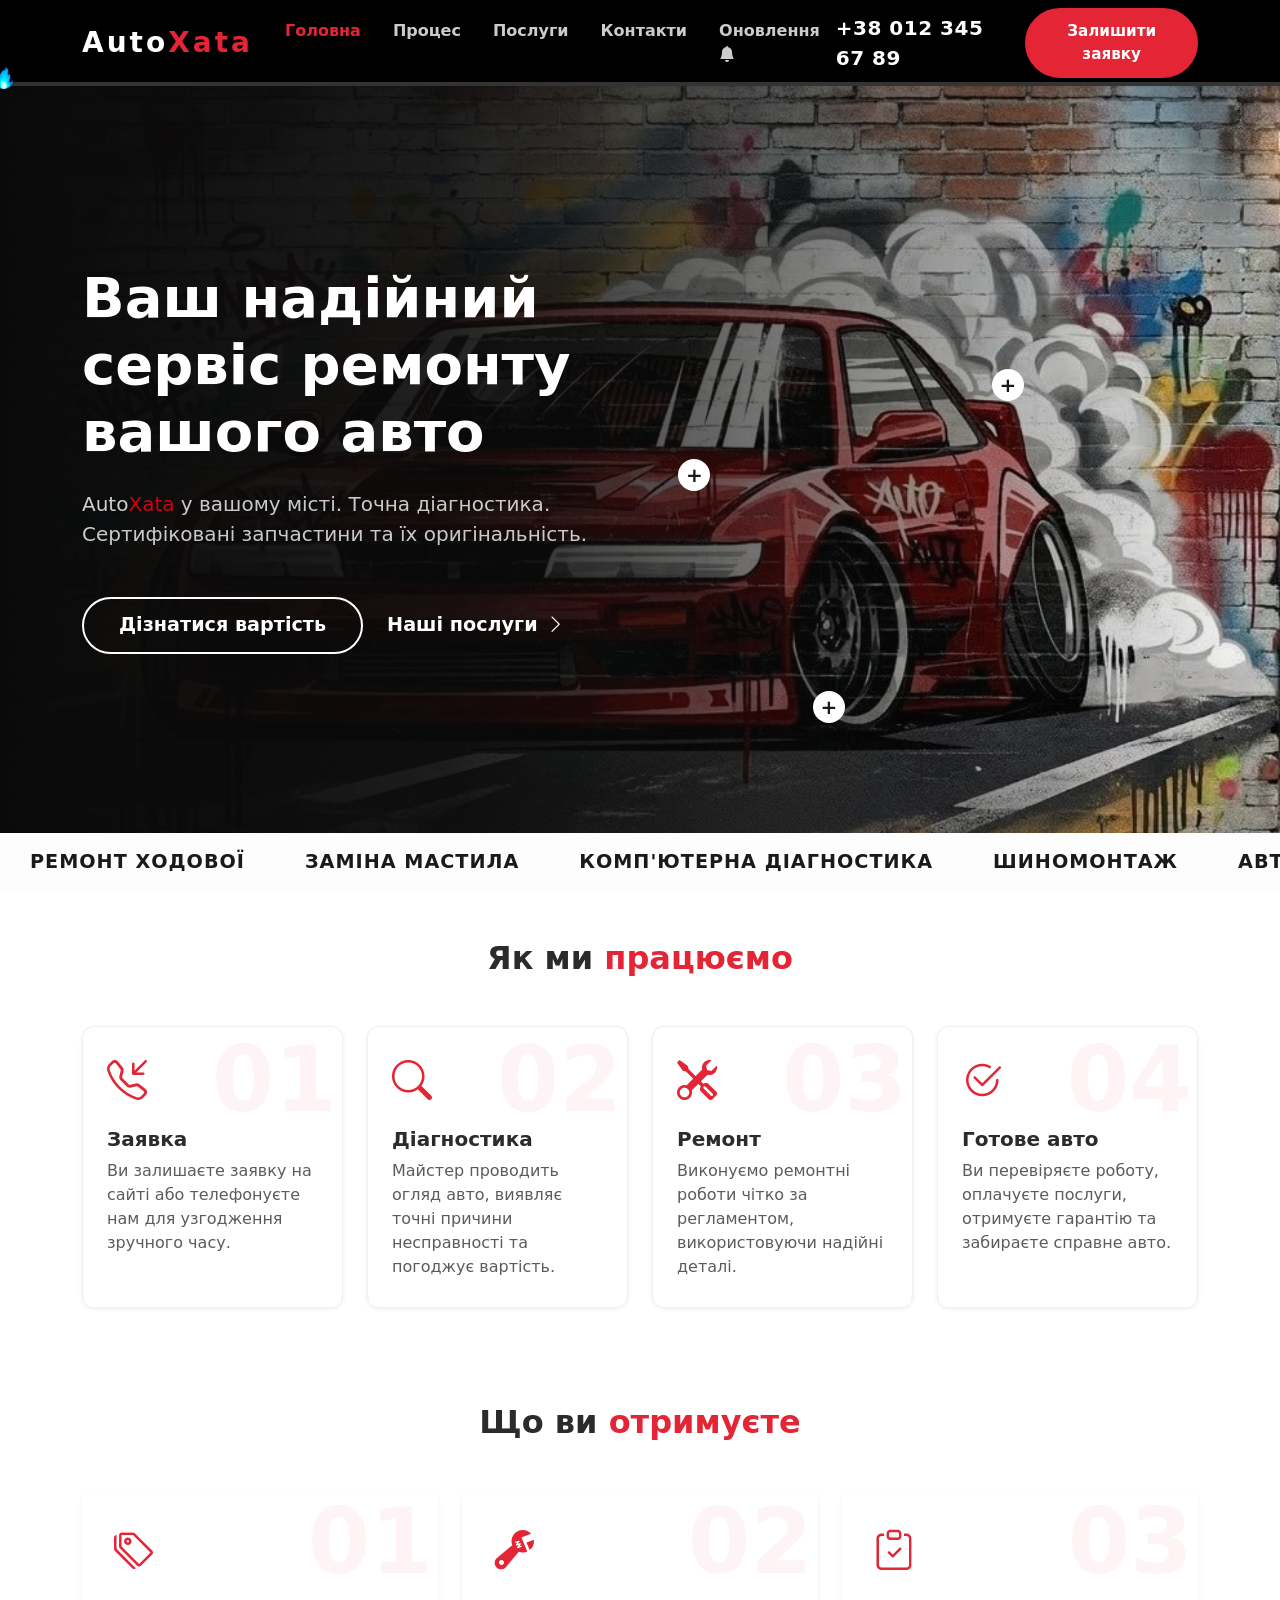
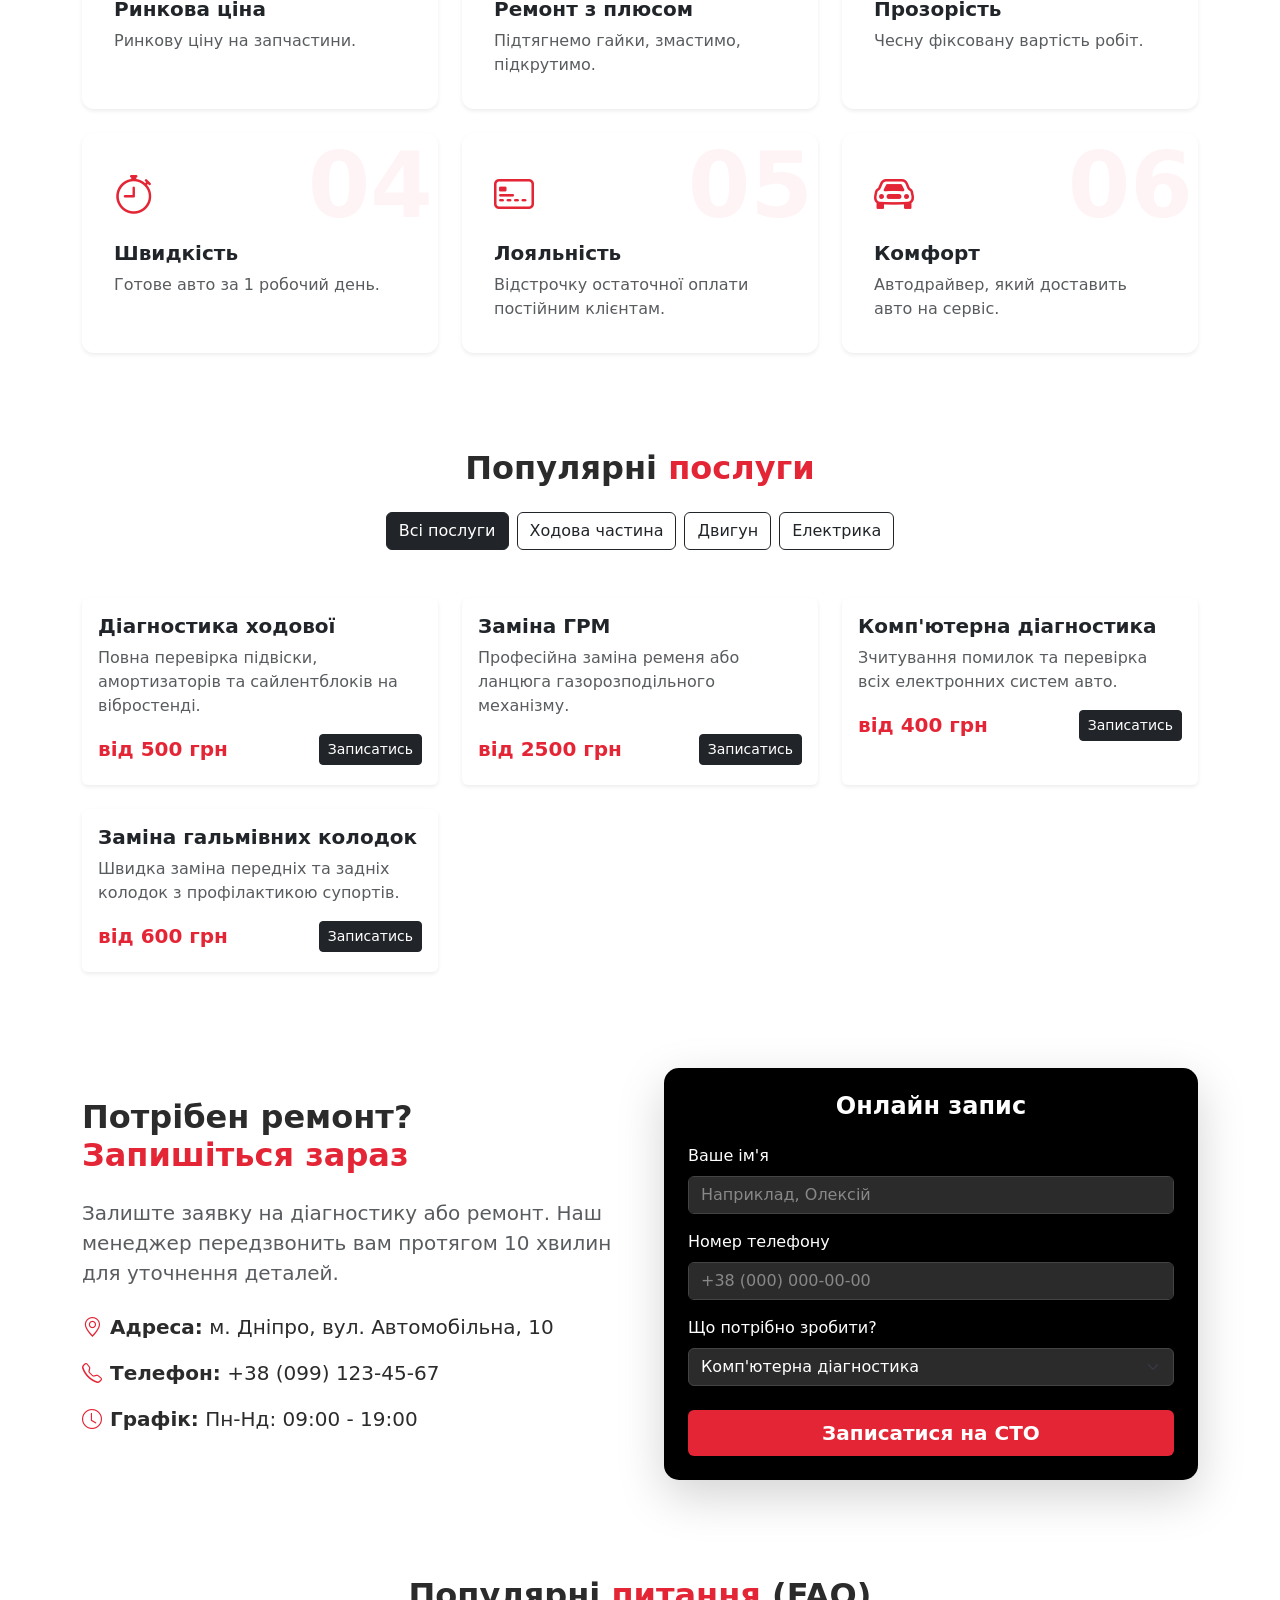
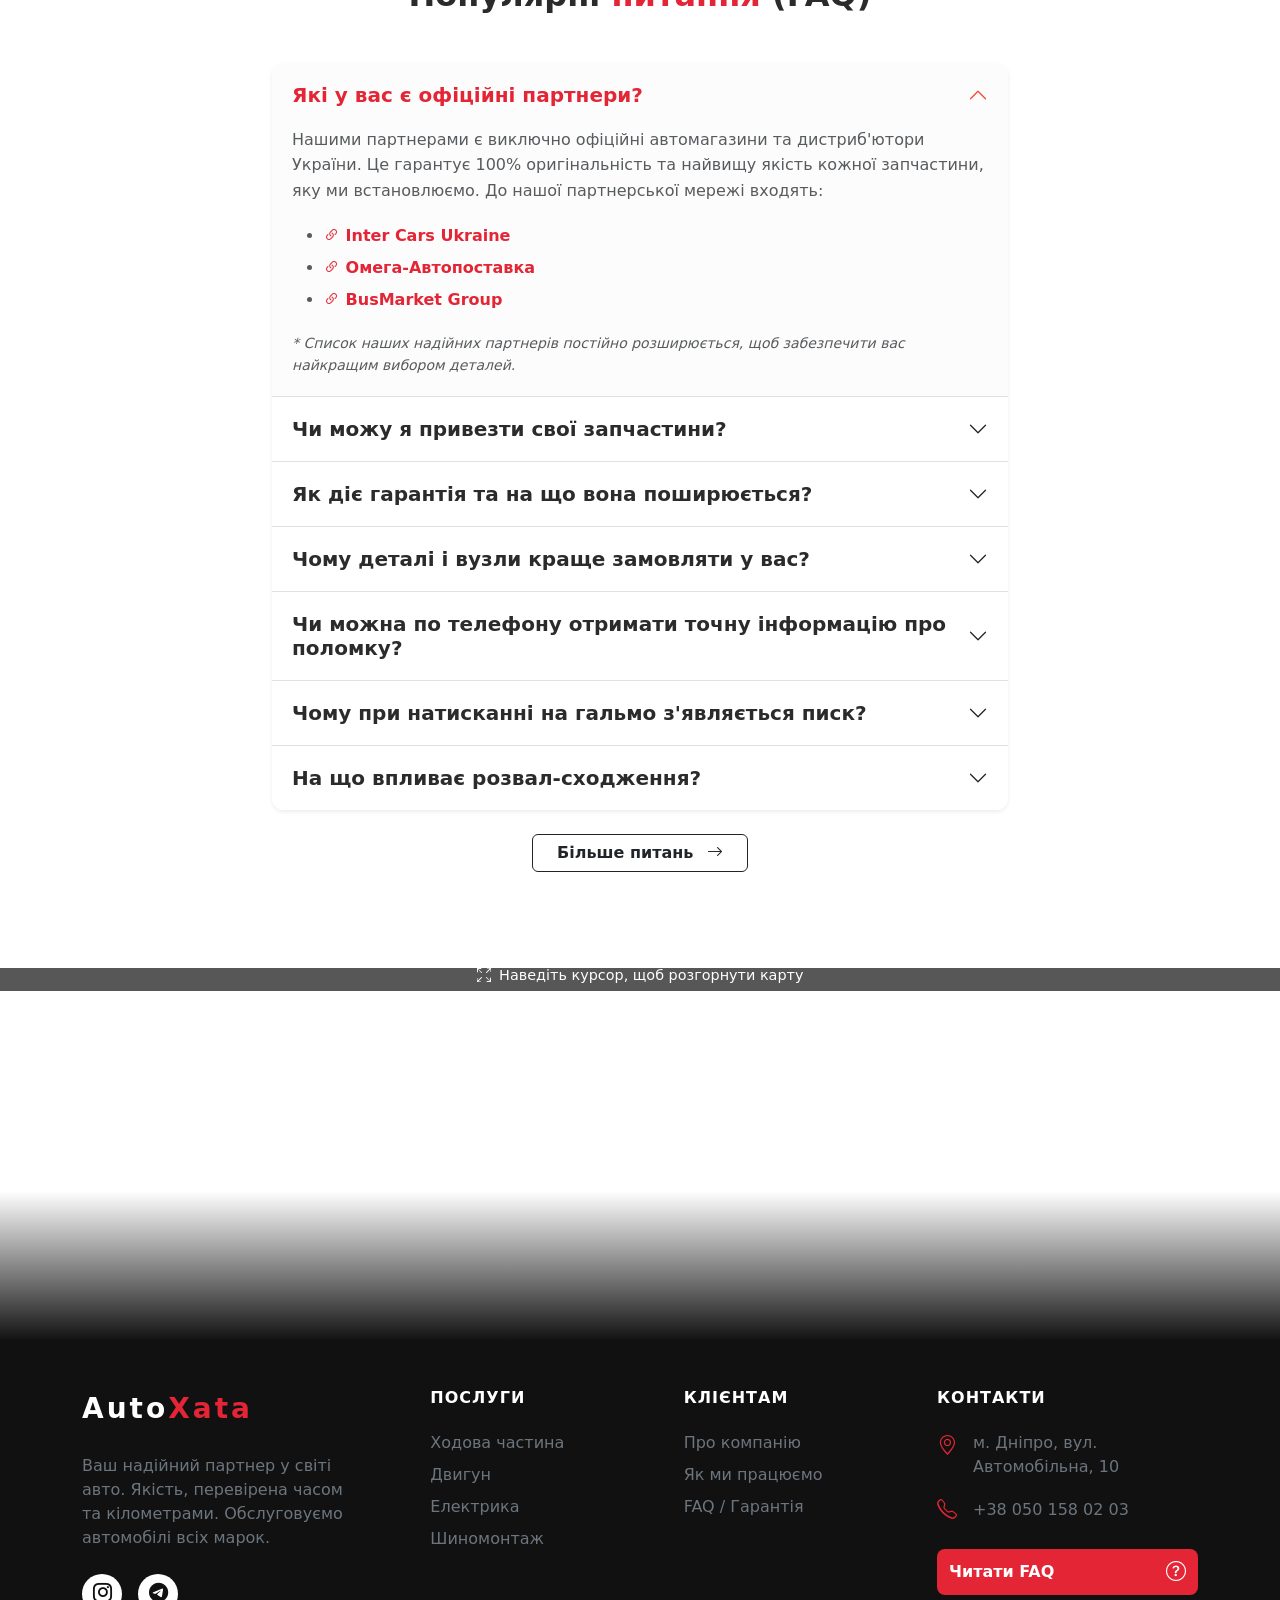
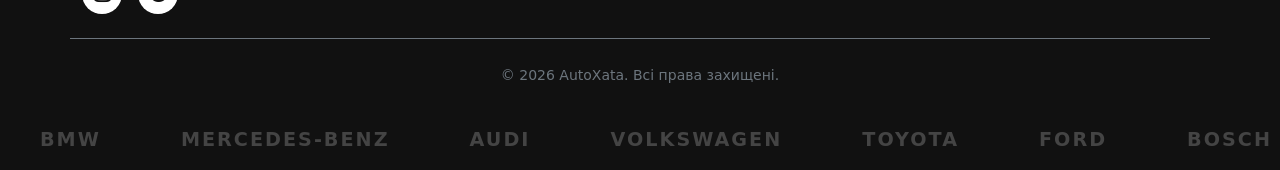
<file: index.html>
<!DOCTYPE html>
<html lang="uk">
<head>
    <meta charset="UTF-8">
    <meta name="viewport" content="width=device-width, initial-scale=1.0">
    <title>AutoXata</title>
    <link rel="stylesheet" href="https://cdn.jsdelivr.net/npm/bootstrap-icons@1.11.3/font/bootstrap-icons.min.css">
    <link href="https://cdn.jsdelivr.net/npm/bootstrap@5.3.8/dist/css/bootstrap.min.css" rel="stylesheet" integrity="sha384-sRIl4kxILFvY47J16cr9ZwB07vP4J8+LH7qKQnuqkuIAvNWLzeN8tE5YBujZqJLB" crossorigin="anonymous">
    <link rel="icon" href="assets/img/carlogo.jpg" sizes="any"/>
    <link rel="stylesheet" href="css/style.css">
    <link rel="alternate" type="application/rss+xml" title="RSS Feed" href="rss.xml">
</head>
<body id="main">

    <nav class="navbar navbar-expand-lg navbar-dark bg-dark sticky-top shadow-sm">
        <div class="container">
            <a class="navbar-brand fw-bold fs-3" href="#main">Auto<span class="text-accent">Xata</span></a>
            
            <button class="navbar-toggler" type="button" data-bs-toggle="collapse" data-bs-target="#navbarNav">
                <span class="navbar-toggler-icon"></span>
            </button>
            
            <div class="collapse navbar-collapse" id="navbarNav">
                <ul class="navbar-nav mx-auto fs-6 fw-semibold">
                    <li class="nav-item"><a class="nav-link active px-3" href="#main">Головна</a></li>
                    <li class="nav-item"><a class="nav-link px-3" href="#process">Процес</a></li>
                    <li class="nav-item"><a class="nav-link px-3" href="#services">Послуги</a></li>
                    <li class="nav-item"><a class="nav-link px-3" href="#contacts">Контакти</a></li>
                    <!--<li class="nav-item"><a class="nav-link px-3" href="#">Команда</a></li>-->
                    <li class="nav-item">
                        <a class="nav-link px-3" href="rss.xml">
                            Оновлення <i class="bi bi-bell-fill"></i> 
                        </a>
                     </li>
                </ul>
                
                <div class="d-flex flex-column flex-lg-row align-items-lg-center gap-3 mt-3 mt-lg-0">
                    <a href="tel:+380123456789" class="text-white text-decoration-none fw-bold fs-5 nav-phone">
                        +38 012 345 67 89
                    </a>
                    <a href="#contacts" class="btn btn-accent rounded-pill fw-bold px-4 nav-btn" style="color: #ffffff;">
                        Залишити заявку
                    </a>
                </div>
            </div>
        </div>
        <div class="scroll-progress-container">
            <div class="scroll-progress-bar" id="myScrollbar">
                <div id="scroll-fire-container">
                    <img src="assets/img/balenciaga-claudiamate.gif" id="fire-red" alt="red fire">
                    <img src="assets/img/blue-blueflame.gif" id="fire-blue" alt="blue fire" class="d-none">
                </div>
            </div>
        </div>
    </nav>

    <section class="hero-seamless d-flex align-items-center">
        <div class="container relative-z-index">
            <div class="row">
                <div class="col-lg-6 col-md-8 text-white">
                    <h1 class="display-4 fw-bold mb-4">Ваш надійний сервіс ремонту вашого авто</h1>
                    <p class="fs-5 mb-5 text-light" style="opacity: 0.8;">
                        <span style="color: #ffffff;">Auto</span><span style="color: #fc0015;">Xata</span> 
                        у вашому місті. Точна діагностика.
                        <br>Сертифіковані запчастини та їх оригінальність.
                    </p>
                    <div class="d-flex flex-wrap gap-4 align-items-center mt-4">
                        <a href="#contacts" class="hero-btn fw-bold text-decoration-none">Дізнатися вартість</a>
                        <a href="#services" class="hero-link text-decoration-none fw-bold d-flex align-items-center">
                            Наші послуги <i class="bi bi-chevron-right ms-2"></i>
                        </a>
                    </div>
                </div>
            </div>
        </div>

        <div class="hotspot" style="top: 38%; right: 20%;">
            <div class="hotspot-btn">+</div>
            <div class="hotspot-tooltip">Додаткове обладнання</div>
        </div>
        <div class="hotspot" style="top: 50%; left: 53%;">
            <div class="hotspot-btn">+</div>
            <div class="hotspot-tooltip">Кузовний ремонт</div>
        </div>
        <div class="hotspot" style="top: 81%; right: 34%;">
            <div class="hotspot-btn">+</div>
            <div class="hotspot-tooltip">Шиномонтаж та диски</div>
        </div>
    </section>

    <div class="ticker-wrapper mt-0">
        <div class="ticker-track">
            <span class="ticker-item">Ремонт ходової</span>
            <span class="ticker-item">Заміна мастила</span>
            <span class="ticker-item">Комп'ютерна діагностика</span>
            <span class="ticker-item">Шиномонтаж</span>
            <span class="ticker-item">Автоелектрик</span>
            <span class="ticker-item">Ремонт ходової</span>
            <span class="ticker-item">Заміна мастила</span>
            <span class="ticker-item">Комп'ютерна діагностика</span>
            <span class="ticker-item">Шиномонтаж</span>
            <span class="ticker-item">Автоелектрик</span>
        </div>    
    </div>

    <section class="container py-5" id="process">
        <h2 class="text-center mb-5 fw-bold">Як ми <span class="text-accent">працюємо</span></h2>
        <div class="row g-4">
            <div class="col-md-6 col-lg-3">
                <div class="process-card h-100 p-4 position-relative overflow-hidden bg-white shadow-sm">
                    <div class="step-number">01</div>
                    <div class="icon-box mb-3 text-accent fs-1"><i class="bi bi-telephone-inbound"></i></div>
                    <h5 class="fw-bold">Заявка</h5>
                    <p class="text-muted mb-0 fs-6">Ви залишаєте заявку на сайті або телефонуєте нам для узгодження зручного часу.</p>
                </div>
            </div>
            <div class="col-md-6 col-lg-3">
                <div class="process-card h-100 p-4 position-relative overflow-hidden bg-white shadow-sm">
                    <div class="step-number">02</div>
                    <div class="icon-box mb-3 text-accent fs-1"><i class="bi bi-search"></i></div>
                    <h5 class="fw-bold">Діагностика</h5>
                    <p class="text-muted mb-0 fs-6">Майстер проводить огляд авто, виявляє точні причини несправності та погоджує вартість.</p>
                </div>
            </div>
            <div class="col-md-6 col-lg-3">
                <div class="process-card h-100 p-4 position-relative overflow-hidden bg-white shadow-sm">
                    <div class="step-number">03</div>
                    <div class="icon-box mb-3 text-accent fs-1"><i class="bi bi-tools"></i></div>
                    <h5 class="fw-bold">Ремонт</h5>
                    <p class="text-muted mb-0 fs-6">Виконуємо ремонтні роботи чітко за регламентом, використовуючи надійні деталі.</p>
                </div>
            </div>
            <div class="col-md-6 col-lg-3">
                <div class="process-card h-100 p-4 position-relative overflow-hidden bg-white shadow-sm">
                    <div class="step-number">04</div>
                    <div class="icon-box mb-3 text-accent fs-1"><i class="bi bi-check2-circle"></i></div>
                    <h5 class="fw-bold">Готове авто</h5>
                    <p class="text-muted mb-0 fs-6">Ви перевіряєте роботу, оплачуєте послуги, отримуєте гарантію та забираєте справне авто.</p>
                </div>
            </div>
        </div>
    </section>

    <section class="container py-5">
        <h2 class="text-center mb-5 fw-bold">Що ви <span class="text-accent">отримуєте</span></h2>
        <div class="row g-4">
            <div class="col-md-6 col-lg-4">
                <div class="service-card card h-100 border-0 shadow-sm p-3 text-center text-md-start position-relative overflow-hidden">
                    <div class="step-number">01</div>
                    <div class="card-body" style="position: relative; z-index: 1;">
                        <div class="mb-3 text-accent fs-1"><i class="bi bi-tags"></i></div>
                        <h5 class="card-title fw-bold">Ринкова ціна</h5>
                        <p class="card-text text-muted">Ринкову ціну на запчастини.</p>
                    </div>
                </div>
            </div>
            <div class="col-md-6 col-lg-4">
                <div class="service-card card h-100 border-0 shadow-sm p-3 text-center text-md-start position-relative overflow-hidden">
                    <div class="step-number">02</div>
                    <div class="card-body" style="position: relative; z-index: 1;">
                        <div class="mb-3 text-accent fs-1"><i class="bi bi-wrench-adjustable"></i></div>
                        <h5 class="card-title fw-bold">Ремонт з плюсом</h5>
                        <p class="card-text text-muted">Підтягнемо гайки, змастимо, підкрутимо.</p>
                    </div>
                </div>
            </div>
            <div class="col-md-6 col-lg-4">
                <div class="service-card card h-100 border-0 shadow-sm p-3 text-center text-md-start position-relative overflow-hidden">
                    <div class="step-number">03</div>
                    <div class="card-body" style="position: relative; z-index: 1;">
                        <div class="mb-3 text-accent fs-1"><i class="bi bi-clipboard-check"></i></div>
                        <h5 class="card-title fw-bold">Прозорість</h5>
                        <p class="card-text text-muted">Чесну фіксовану вартість робіт.</p>
                    </div>
                </div>
            </div>
            <div class="col-md-6 col-lg-4">
                <div class="service-card card h-100 border-0 shadow-sm p-3 text-center text-md-start position-relative overflow-hidden">
                    <div class="step-number">04</div>
                    <div class="card-body" style="position: relative; z-index: 1;">
                        <div class="mb-3 text-accent fs-1"><i class="bi bi-stopwatch"></i></div>
                        <h5 class="card-title fw-bold">Швидкість</h5>
                        <p class="card-text text-muted">Готове авто за 1 робочий день.</p>
                    </div>
                </div>
            </div>
            <div class="col-md-6 col-lg-4">
                <div class="service-card card h-100 border-0 shadow-sm p-3 text-center text-md-start position-relative overflow-hidden">
                    <div class="step-number">05</div>
                    <div class="card-body" style="position: relative; z-index: 1;">
                        <div class="mb-3 text-accent fs-1"><i class="bi bi-credit-card-2-front"></i></div>
                        <h5 class="card-title fw-bold">Лояльність</h5>
                        <p class="card-text text-muted">Відстрочку остаточної оплати постійним клієнтам.</p>
                    </div>
                </div>
            </div>
            <div class="col-md-6 col-lg-4">
                <div class="service-card card h-100 border-0 shadow-sm p-3 text-center text-md-start position-relative overflow-hidden">
                    <div class="step-number">06</div>
                    <div class="card-body" style="position: relative; z-index: 1;">
                        <div class="mb-3 text-accent fs-1"><i class="bi bi-car-front"></i></div>
                        <h5 class="card-title fw-bold">Комфорт</h5>
                        <p class="card-text text-muted">Автодрайвер, який доставить авто на сервіс.</p>
                    </div>
                </div>
            </div>
        </div>
    </section>

    <section class="container py-5" id="services">
        <h2 class="text-center mb-4 fw-bold">Популярні <span class="text-accent">послуги</span></h2>
        
        <div class="d-flex justify-content-center flex-wrap mb-5 gap-2" id="service-filters">
            <button class="btn btn-outline-dark active" data-filter="all">Всі послуги</button>
            <button class="btn btn-outline-dark" data-filter="chassis">Ходова частина</button>
            <button class="btn btn-outline-dark" data-filter="engine">Двигун</button>
            <button class="btn btn-outline-dark" data-filter="electro">Електрика</button>
        </div>

        <div class="row g-4" id="services-grid">
            <div class="col-md-6 col-lg-4 service-item" data-category="chassis">
                <div class="card h-100 shadow-sm border-0">
                    <div class="card-body">
                        <h5 class="card-title fw-bold">Діагностика ходової</h5>
                        <p class="card-text text-muted">Повна перевірка підвіски, амортизаторів та сайлентблоків на вібростенді.</p>
                        <div class="d-flex justify-content-between align-items-center mt-3">
                            <span class="fs-5 fw-bold text-accent">від 500 грн</span>
                            <a href="#contacts" class="btn btn-sm btn-dark">Записатись</a>
                        </div>
                    </div>
                </div>
            </div>
            <div class="col-md-6 col-lg-4 service-item" data-category="engine">
                <div class="card h-100 shadow-sm border-0">
                    <div class="card-body">
                        <h5 class="card-title fw-bold">Заміна ГРМ</h5>
                        <p class="card-text text-muted">Професійна заміна ременя або ланцюга газорозподільного механізму.</p>
                        <div class="d-flex justify-content-between align-items-center mt-3">
                            <span class="fs-5 fw-bold text-accent">від 2500 грн</span>
                            <a href="#contacts" class="btn btn-sm btn-dark">Записатись</a>
                        </div>
                    </div>
                </div>
            </div>
            <div class="col-md-6 col-lg-4 service-item" data-category="electro">
                <div class="card h-100 shadow-sm border-0">
                    <div class="card-body">
                        <h5 class="card-title fw-bold">Комп'ютерна діагностика</h5>
                        <p class="card-text text-muted">Зчитування помилок та перевірка всіх електронних систем авто.</p>
                        <div class="d-flex justify-content-between align-items-center mt-3">
                            <span class="fs-5 fw-bold text-accent">від 400 грн</span>
                            <a href="#contacts" class="btn btn-sm btn-dark">Записатись</a>
                        </div>
                    </div>
                </div>
            </div>
            <div class="col-md-6 col-lg-4 service-item" data-category="chassis">
                <div class="card h-100 shadow-sm border-0">
                    <div class="card-body">
                        <h5 class="card-title fw-bold">Заміна гальмівних колодок</h5>
                        <p class="card-text text-muted">Швидка заміна передніх та задніх колодок з профілактикою супортів.</p>
                        <div class="d-flex justify-content-between align-items-center mt-3">
                            <span class="fs-5 fw-bold text-accent">від 600 грн</span>
                            <a href="#contacts" class="btn btn-sm btn-dark">Записатись</a>
                        </div>
                    </div>
                </div>
            </div>
        </div>
    </section>

    <section class="container py-5" id="contacts">
        <div class="row g-5 align-items-center">          
            <div class="col-md-6">
                <h2 class="fw-bold mb-4">Потрібен ремонт? <span class="text-accent">Запишіться зараз</span></h2>
                <p class="text-muted mb-4 fs-5">Залиште заявку на діагностику або ремонт. Наш менеджер передзвонить вам протягом 10 хвилин для уточнення деталей.</p>
                <ul class="list-unstyled fs-5">
                    <li class="mb-3">
                        <i class="bi bi-geo-alt text-accent me-2"></i><strong>Адреса:</strong> м. Дніпро, вул. Автомобільна, 10
                    </li>
                    <li class="mb-3">
                        <i class="bi bi-telephone text-accent me-2"></i><strong>Телефон:</strong> +38 (099) 123-45-67
                    </li>
                    <li class="mb-3"> 
                        <i class="bi bi-clock text-accent me-2"></i><strong>Графік:</strong> Пн-Нд: 09:00 - 19:00
                    </li>
                </ul>
            </div>    
            <div class="col-md-6">
                <div class="card border-0 shadow-lg p-4 hero-dark text-white" style="border-radius: 15px;">
                    <h4 class="mb-4 text-center fw-bold">Онлайн запис</h4>
                    <form id="booking-form">
                        <div class="mb-3">
                            <label for="userName" class="form-label">Ваше ім'я</label>
                            <input type="text" class="form-control" id="userName" placeholder="Наприклад, Олексій" required>
                        </div>
                        <div class="mb-3">
                            <label for="userPhone" class="form-label">Номер телефону</label>
                            <input type="tel" class="form-control" id="userPhone" placeholder="+38 (000) 000-00-00" required>
                        </div>
                        <div class="mb-4">
                            <label for="userService" class="form-label">Що потрібно зробити?</label>
                            <select class="form-select" id="userService">
                                <option value="Діагностика">Комп'ютерна діагностика</option>
                                <option value="Ходова">Ремонт ходової</option>
                                <option value="ТО">Планове ТО (мастило, фільтри)</option>
                                <option value="Інше">Інша проблема / Не знаю</option>
                            </select>
                        </div>                      
                        <button type="submit" class="btn btn-accent w-100 fw-bold py-2 fs-5">Записатися на СТО</button>
                        <div id="success-alert" class="alert alert-success mt-3 text-center d-none" role="alert"></div>
                    </form>
                </div>
            </div>
        </div>
        <script>
            let bookingForm = document.getElementById('booking-form');let successAlert = document.getElementById('success-alert');
            bookingForm.onsubmit = function(event) {event.preventDefault();
                let name = document.getElementById('userName').value;
                successAlert.innerHTML = "<strong>Дякуємо, " + name + "!</strong><br>Ваша заявка прийнята. Наш менеджер скоро зателефонує.";
                successAlert.classList.remove('d-none');bookingForm.reset();setTimeout(function() {
                    successAlert.classList.add('d-none');
                }, 5000);
            };
        </script>
    </section>

    <section class="container py-5" id="guide">
        <h2 class="text-center mb-5 fw-bold">Популярні <span class="text-accent">питання</span> (FAQ)</h2>      
        <div class="row justify-content-center">
            <div class="col-lg-8">
                <div class="accordion shadow-sm" id="faqAccordion" style="border-radius: 12px; overflow: hidden;">
                    
                    <div id="faq-page-1">
                        <div class="accordion-item border-0 border-bottom">
                            <h2 class="accordion-header" id="headingPartners">
                                <button class="accordion-button fw-bold fs-5" type="button" data-bs-toggle="collapse" data-bs-target="#collapsePartners" aria-expanded="true" aria-controls="collapsePartners">
                                    Які у вас є офіційні партнери?
                                </button>
                            </h2>
                            <div id="collapsePartners" class="accordion-collapse collapse show" aria-labelledby="headingPartners" data-bs-parent="#faqAccordion">
                                <div class="accordion-body text-muted">
                                    Нашими партнерами є виключно офіційні автомагазини та дистриб'ютори України. Це гарантує 100% оригінальність та найвищу якість кожної запчастини, яку ми встановлюємо. До нашої партнерської мережі входять:
                                    <ul class="mt-3 mb-3" style="line-height: 2;">
                                        <li><a href="https://intercars.com.ua" target="_blank" class="text-accent text-decoration-none fw-semibold"><i class="bi bi-link-45deg"></i> Inter Cars Ukraine</a></li>
                                        <li><a href="https://omega.page" target="_blank" class="text-accent text-decoration-none fw-semibold"><i class="bi bi-link-45deg"></i> Омега-Автопоставка</a></li>
                                        <li><a href="https://busmarket.group/ua" target="_blank" class="text-accent text-decoration-none fw-semibold"><i class="bi bi-link-45deg"></i> BusMarket Group</a></li>
                                    </ul>
                                    <p class="mb-0 small fst-italic">* Список наших надійних партнерів постійно розширюється, щоб забезпечити вас найкращим вибором деталей.</p>
                                </div>
                            </div>
                        </div>

                        <div class="accordion-item border-0 border-bottom">
                            <h2 class="accordion-header" id="headingOne">
                                <button class="accordion-button collapsed fw-bold fs-5" type="button" data-bs-toggle="collapse" data-bs-target="#collapseOne" aria-expanded="false" aria-controls="collapseOne">
                                    Чи можу я привезти свої запчастини?
                                </button>
                            </h2>
                            <div id="collapseOne" class="accordion-collapse collapse" aria-labelledby="headingOne" data-bs-parent="#faqAccordion">
                                <div class="accordion-body text-muted">
                                    Так, ви можете надати власні запчастини для ремонту. Проте, зверніть увагу, що в такому випадку ми надаємо гарантію лише на виконані роботи, а не на саму деталь.
                                </div>
                            </div>
                        </div>

                        <div class="accordion-item border-0 border-bottom">
                            <h2 class="accordion-header" id="headingTwo">
                                <button class="accordion-button collapsed fw-bold fs-5" type="button" data-bs-toggle="collapse" data-bs-target="#collapseTwo" aria-expanded="false" aria-controls="collapseTwo">
                                    Як діє гарантія та на що вона поширюється?
                                </button>
                            </h2>
                            <div id="collapseTwo" class="accordion-collapse collapse" aria-labelledby="headingTwo" data-bs-parent="#faqAccordion">
                                <div class="accordion-body text-muted">
                                    Ми надаємо офіційну гарантію як на придбані у нас запчастини, так і на виконані роботи (термін залежить від типу деталей). У разі виникнення гарантійного випадку усунення несправностей виконується за наш рахунок.
                                </div>
                            </div>
                        </div>

                        <div class="accordion-item border-0 border-bottom">
                            <h2 class="accordion-header" id="headingThree">
                                <button class="accordion-button collapsed fw-bold fs-5" type="button" data-bs-toggle="collapse" data-bs-target="#collapseThree" aria-expanded="false" aria-controls="collapseThree">
                                    Чому деталі і вузли краще замовляти у вас?
                                </button>
                            </h2>
                            <div id="collapseThree" class="accordion-collapse collapse" aria-labelledby="headingThree" data-bs-parent="#faqAccordion">
                                <div class="accordion-body text-muted">
                                    Замовляючи запчастини через наше СТО, ви отримуєте 100% захист від підробок, точний підбір за VIN-кодом авто та комплексну гарантію "деталь + робота". Також ви економите свій час на пошук.
                                </div>
                            </div>
                        </div>

                        <div class="accordion-item border-0 border-bottom">
                            <h2 class="accordion-header" id="headingFour">
                                <button class="accordion-button collapsed fw-bold fs-5" type="button" data-bs-toggle="collapse" data-bs-target="#collapseFour" aria-expanded="false" aria-controls="collapseFour">
                                    Чи можна по телефону отримати точну інформацію про поломку?
                                </button>
                            </h2>
                            <div id="collapseFour" class="accordion-collapse collapse" aria-labelledby="headingFour" data-bs-parent="#faqAccordion">
                                <div class="accordion-body text-muted">
                                    По телефону ми можемо назвати лише орієнтовні причини та приблизну вартість. Точний діагноз та остаточний кошторис встановлюються тільки після візуального огляду авто майстром або комп'ютерної діагностики.
                                </div>
                            </div>
                        </div>

                        <div class="accordion-item border-0 border-bottom">
                            <h2 class="accordion-header" id="headingFive">
                                <button class="accordion-button collapsed fw-bold fs-5" type="button" data-bs-toggle="collapse" data-bs-target="#collapseFive" aria-expanded="false" aria-controls="collapseFive">
                                    Чому при натисканні на гальмо з'являється писк?
                                </button>
                            </h2>
                            <div id="collapseFive" class="accordion-collapse collapse" aria-labelledby="headingFive" data-bs-parent="#faqAccordion">
                                <div class="accordion-body text-muted">
                                    Найчастіша причина — критичний знос гальмівних колодок (спрацьовує металевий індикатор зносу — "пискун"). Також причиною може бути потрапляння бруду, неякісний матеріал колодок або знос гальмівних дисків.
                                </div>
                            </div>
                        </div>

                        <div class="accordion-item border-0">
                            <h2 class="accordion-header" id="headingSix">
                                <button class="accordion-button collapsed fw-bold fs-5" type="button" data-bs-toggle="collapse" data-bs-target="#collapseSix" aria-expanded="false" aria-controls="collapseSix">
                                    На що впливає розвал-сходження?
                                </button>
                            </h2>
                            <div id="collapseSix" class="accordion-collapse collapse" aria-labelledby="headingSix" data-bs-parent="#faqAccordion">
                                <div class="accordion-body text-muted">
                                    Правильно налаштовані кути коліс (розвал-сходження) забезпечують курсову стійкість автомобіля (авто не "тягне" вбік), легкість керування, економію пального та запобігають швидкому і нерівномірному зносу шин.
                                </div>
                            </div>
                        </div>
                    </div>

                    <div id="faq-page-2" class="d-none">
                        <div class="accordion-item border-0 border-bottom">
                            <h2 class="accordion-header" id="headingSeven">
                                <button class="accordion-button collapsed fw-bold fs-5" type="button" data-bs-toggle="collapse" data-bs-target="#collapseSeven">
                                    Чому автомобіль не заводиться при мінусовій температурі?
                                </button>
                            </h2>
                            <div id="collapseSeven" class="accordion-collapse collapse" data-bs-parent="#faqAccordion">
                                <div class="accordion-body text-muted">
                                    Основні причини: розряджений або старий акумулятор (на морозі він втрачає ємність), загустіння моторного мастила (якщо воно не відповідає сезону), проблеми зі свічками запалювання, а також замерзання неякісного пального.
                                </div>
                            </div>
                        </div>
                        <div class="accordion-item border-0 border-bottom">
                            <h2 class="accordion-header" id="headingEight">
                                <button class="accordion-button collapsed fw-bold fs-5" type="button" data-bs-toggle="collapse" data-bs-target="#collapseEight">
                                    Чому так дорого? / З чого складається ціна?
                                </button>
                            </h2>
                            <div id="collapseEight" class="accordion-collapse collapse" data-bs-parent="#faqAccordion">
                                <div class="accordion-body text-muted">
                                    Вартість формується з якості оригінальних (або сертифікованих) запчастин, використання професійного дороговартісного обладнання та оплати праці кваліфікованих майстрів. Ми робимо надійно з першого разу, що в перспективі економить ваші гроші.
                                </div>
                            </div>
                        </div>
                        <div class="accordion-item border-0 border-bottom">
                            <h2 class="accordion-header" id="headingNine">
                                <button class="accordion-button collapsed fw-bold fs-5" type="button" data-bs-toggle="collapse" data-bs-target="#collapseNine">
                                    Чи можна пройти тільки діагностику і самому усувати несправності?
                                </button>
                            </h2>
                            <div id="collapseNine" class="accordion-collapse collapse" data-bs-parent="#faqAccordion">
                                <div class="accordion-body text-muted">
                                    Так, звісно. Ви можете замовити лише комплексну діагностику. По її завершенню ви отримаєте офіційний роздрукований лист з усіма знайденими проблемами і рекомендаціями, а ремонтувати авто можете там, де вам зручно.
                                </div>
                            </div>
                        </div>
                        <div class="accordion-item border-0 border-bottom">
                            <h2 class="accordion-header" id="headingTen">
                                <button class="accordion-button collapsed fw-bold fs-5" type="button" data-bs-toggle="collapse" data-bs-target="#collapseTen">
                                    Чому качає машину на швидкості?
                                </button>
                            </h2>
                            <div id="collapseTen" class="accordion-collapse collapse" data-bs-parent="#faqAccordion">
                                <div class="accordion-body text-muted">
                                    Найчастіше це ознака зношених амортизаторів, розбалансування коліс, проблем із геометрією кузова або зносу сайлентблоків важелів підвіски. Експлуатувати таке авто небезпечно, потрібен терміновий огляд ходової.
                                </div>
                            </div>
                        </div>
                        <div class="accordion-item border-0">
                            <h2 class="accordion-header" id="headingEleven">
                                <button class="accordion-button collapsed fw-bold fs-5" type="button" data-bs-toggle="collapse" data-bs-target="#collapseEleven">
                                    Чому пічка (грубка) не гріє?
                                </button>
                            </h2>
                            <div id="collapseEleven" class="accordion-collapse collapse" data-bs-parent="#faqAccordion">
                                <div class="accordion-body text-muted">
                                    Це може бути забитий радіатор пічки, несправний термостат (ганяє антифриз по великому колу), низький рівень охолоджуючої рідини або поломка заслінок клімат-контролю.
                                </div>
                            </div>
                        </div>
                    </div>
                </div>

                <div class="d-flex justify-content-center mt-4 gap-3">
                    <button id="btn-prev-faq" class="btn btn-outline-dark fw-bold px-4 d-none">
                        <i class="bi bi-arrow-left me-2"></i> Попередні
                    </button>
                    <button id="btn-next-faq" class="btn btn-outline-dark fw-bold px-4">
                        Більше питань <i class="bi bi-arrow-right ms-2"></i>
                    </button>
                </div>

            </div>
        </div>
    </section>

    <div class="clickUp">
        <a href="#main">
            <img src="assets/img/up-arrow_5344906.png" alt="up-arrow">
        </a> 
    </div>

    <div id="idMap" class="container-fluid p-0 mt-5 map-container">
        <div class="map-hint text-center text-white pb-2" style="background-color: #111111; font-size: 0.9rem; opacity: 0.7;">
            <i class="bi bi-arrows-fullscreen me-1"></i> Наведіть курсор, щоб розгорнути карту
        </div>
        <iframe 
            src="https://maps.google.com/maps?q=48.4647,35.0461&t=&z=13&ie=UTF8&iwloc=&output=embed" 
            width="100%" 
            height="350" 
            style="border:0; filter: grayscale(100%) invert(90%) contrast(80%);" 
            allowfullscreen="" 
            loading="lazy" 
            referrerpolicy="no-referrer-when-downgrade">
        </iframe>
    </div>

    <footer class="text-white pt-5 pb-0" style="background-color: #111111;">
        <div class="container">
            <div class="row g-4 justify-content-between mb-4">
                
                <div class="col-lg-3 col-md-6">
                    <a class="navbar-brand fw-bold fs-3 text-white text-decoration-none mb-3 d-inline-block" href="#main">Auto<span class="text-accent">Xata</span></a>
                    <p class="text-secondary mt-2 fs-6">
                        Ваш надійний партнер у світі авто. Якість, перевірена часом та кілометрами. Обслуговуємо автомобілі всіх марок.
                    </p>
                    <div class="d-flex gap-3 mt-4">
                        <a href="#" class="social-icon"><i class="bi bi-instagram"></i></a>
                        <a href="#" class="social-icon"><i class="bi bi-telegram"></i></a>
                        <!--<a href="#" class="social-icon"><i class="bi bi-facebook"></i></a>-->
                    </div>
                </div>

                <div class="col-lg-2 col-md-3 col-6">
                    <h6 class="fw-bold mb-4 text-uppercase text-white" style="letter-spacing: 1px;">Послуги</h6>
                    <ul class="list-unstyled">
                        <li class="mb-2"><a href="#services" class="footer-link">Ходова частина</a></li>
                        <li class="mb-2"><a href="#services" class="footer-link">Двигун</a></li>
                        <li class="mb-2"><a href="#services" class="footer-link">Електрика</a></li>
                        <li class="mb-2"><a href="#services" class="footer-link">Шиномонтаж</a></li>
                    </ul>
                </div>

                <div class="col-lg-2 col-md-3 col-6">
                    <h6 class="fw-bold mb-4 text-uppercase text-white" style="letter-spacing: 1px;">Клієнтам</h6>
                    <ul class="list-unstyled">
                        <li class="mb-2"><a href="#" class="footer-link">Про компанію</a></li>
                        <li class="mb-2"><a href="#process" class="footer-link">Як ми працюємо</a></li>
                        <li class="mb-2"><a href="#guide" class="footer-link">FAQ / Гарантія</a></li>
                        <!--<li class="mb-2"><a href="#" class="footer-link">Команда</a></li>-->
                    </ul>
                </div>

                <div class="col-lg-3 col-md-6">
                    <h6 class="fw-bold mb-4 text-uppercase text-white" style="letter-spacing: 1px;">Контакти</h6>
                    <ul class="list-unstyled text-secondary mb-4">
                        <li class="mb-3 d-flex align-items-start gap-3">
                            <i class="bi bi-geo-alt fs-5 text-accent"></i>
                            <span>м. Дніпро, вул. Автомобільна, 10</span>
                        </li>
                        <li class="mb-3 d-flex align-items-center gap-3">
                            <i class="bi bi-telephone fs-5 text-accent"></i>
                            <span>+38 050 158 02 03</span>
                        </li>
                    </ul>
                    <a href="#guide" class="btn btn-accent w-100 d-flex justify-content-between align-items-center py-2 fw-bold text-decoration-none" style="border-radius: 8px;">
                        <span>Читати FAQ</span>
                        <i class="bi bi-question-circle fs-5"></i>
                    </a>
                </div>

            </div>

            <div class="row">
                <div class="col-12 py-4 border-top border-secondary text-center">
                    <small class="text-secondary">© 2026 AutoXata. Всі права захищені.</small>
                </div>
            </div>
        </div>

        <div class="brands-ticker-wrapper" style="background-color: #111111;">
            <div class="brands-track">
                <span class="brand-item">BMW</span>
                <span class="brand-item">Mercedes-Benz</span>
                <span class="brand-item">Audi</span>
                <span class="brand-item">Volkswagen</span>
                <span class="brand-item">Toyota</span>
                <span class="brand-item">Ford</span>
                <span class="brand-item">Bosch</span>
                <span class="brand-item">Motul</span>
                
                <span class="brand-item">BMW</span>
                <span class="brand-item">Mercedes-Benz</span>
                <span class="brand-item">Audi</span>
                <span class="brand-item">Volkswagen</span>
                <span class="brand-item">Toyota</span>
                <span class="brand-item">Ford</span>
                <span class="brand-item">Bosch</span>
                <span class="brand-item">Motul</span>
            </div>
        </div>
    </footer>

    <script src="script/ticker.js"></script>
    <script src="script/filtrationCards.js"></script>
    <script src="script/clickUp.js"></script>
    <script src="script/faqPagination.js"></script>
    <script src="https://cdn.jsdelivr.net/npm/bootstrap@5.3.2/dist/js/bootstrap.bundle.min.js"></script>
</body>
</html>
</file>
<file: css/style.css>
/* ==========================================================================
   1. КОЛІРНА ПАЛІТРА ТА БАЗОВІ НАЛАШТУВАННЯ
   ========================================================================== */
:root {
    --accent-color: #e42535;
    --yellow-color: #ffde00; 
    --dark-color: #000000;   
    --text-dark: #2b2b2b;    
    --light-bg: #ffffff;     
}

html {
    scroll-behavior: smooth;
}

body {
    color: var(--text-dark);
    background-color: var(--light-bg); 
}

.text-accent {
    color: var(--accent-color);
}

.relative-z-index {
    position: relative;
    z-index: 2;
}

.rounded-pill {
    border-radius: 50rem !important;
}

/* --- Базова кнопка (Червона) --- */
.btn-accent {
    background-color: var(--accent-color);
    color: #ffffff !important;
    border: 0;
    transition: all 0.3s ease;
}

.btn-accent:hover {
    background-color: #c91c29;
    color: #ffffff !important;
    transform: translateY(-2px); 
    box-shadow: 0 8px 15px rgba(228, 37, 53, 0.4);
}

/* ==========================================================================
   2. НАВІГАЦІЯ (HEADER)
   ========================================================================== */
.navbar {
    background-color: var(--dark-color) !important; 
    position: sticky; /* Тепер це працює, бо ми видалили relative в HTML */
    top: 0;
    z-index: 1050;
    width: 100%;
}

.navbar-brand {
    color: #ffffff;
    letter-spacing: 3px; 
}

.navbar-nav .nav-link {
    color: #ffffff !important;
    opacity: 0.8; 
    transition: all 0.3s ease;
}

.navbar-nav .nav-link:hover, 
.navbar-nav .nav-link.active {
    opacity: 1;
    color: var(--accent-color) !important; 
}

.nav-phone {
    transition: color 0.3s ease;
    letter-spacing: 0.5px;
}

.nav-phone:hover {
    color: var(--accent-color) !important;
}

.nav-btn {
    padding-top: 10px;
    padding-bottom: 10px;
    font-size: 0.95rem;
    border: 2px solid var(--accent-color);
    transition: all 0.3s ease;
}

.nav-btn:hover {
    background-color: transparent;
    color: var(--accent-color) !important;
}

/* ==========================================================================
   3. ГОЛОВНИЙ ЕКРАН (HERO) ТА ТОЧКИ
   ========================================================================== */
.hero-dark {
    background-color: var(--dark-color);
}

.hero-seamless {
    min-height: 83vh; 
    position: relative;
    background: linear-gradient(90deg, #0a0a0a 0%, rgba(10, 10, 10, 0.9) 35%, rgba(10, 10, 10, 0) 100%), 
                /*url('../assets/img/volkswagen arteon.webp');*/
                url('../assets/img/carlogo.jpg');
    background-size: cover;          
    background-position: center right; 
    background-repeat: no-repeat;
}

.hero-btn {
    background-color: transparent; 
    border: 2px solid #ffffff; 
    color: #ffffff !important;
    border-radius: 40px; 
    padding: 12px 35px; 
    font-size: 1.2rem; 
    transition: all 0.3s ease;
    opacity: 1 !important; 
}

.hero-btn:hover {
    background-color: #2b2b2b; 
    border-color: var(--yellow-color) !important; 
    color: var(--yellow-color) !important; 
    box-shadow: 0px 10px 20px rgba(255, 222, 0, 0.3); 
    transform: translateY(-3px); 
}

.hero-link {
    color: #ffffff !important;
    font-size: 1.2rem; 
    opacity: 1 !important;
    transition: all 0.3s ease;
}

.hero-link:hover {
    color: var(--yellow-color) !important; 
    text-shadow: 0px 5px 15px rgba(255, 222, 0, 0.4); 
}

.hero-dark label, 
.hero-dark h4 {
    color: #ffffff !important;
}

.hero-dark .form-control, 
.hero-dark .form-select {
    background-color: #2b2b2b; 
    border: 1px solid #444;    
    color: #ffffff;            
}

.hero-dark .form-control::placeholder {
    color: #888888;
}

.hero-dark .form-control:focus, 
.hero-dark .form-select:focus {
    background-color: #333333;
    border-color: var(--yellow-color) !important; 
    color: #ffffff;
    box-shadow: 0 0 0 0.25rem rgba(255, 222, 0, 0.25); 
}

/* Інтерактивні точки (Hotspots) */
.hotspot {
    position: absolute;
    z-index: 3; 
}

.hotspot-btn {
    width: 32px;
    height: 32px;
    background-color: #ffffff;
    color: #1a1a1a;
    border-radius: 50%;
    display: flex;
    align-items: center;
    justify-content: center;
    font-weight: bold;
    font-size: 20px;
    cursor: pointer;
    box-shadow: 0 0 0 0 rgba(255, 255, 255, 0.7);
    animation: pulse-white 2s infinite; 
    transition: all 0.3s ease;
}

.hotspot:hover .hotspot-btn {
    background-color: var(--yellow-color) !important; 
    color: #1a1a1a;
    animation: none; 
    transform: scale(1.15); 
}

.hotspot-tooltip {
    position: absolute;
    top: -40px; 
    left: 50%;
    transform: translateX(-50%); 
    background-color: #1a1a1a;
    color: #ffffff;
    padding: 6px 16px;
    border-radius: 6px;
    font-size: 14px;
    font-weight: 600;
    white-space: nowrap; 
    opacity: 0;
    visibility: hidden;
    transition: all 0.3s ease;
    border-bottom: 2px solid var(--yellow-color) !important; 
}

.hotspot:hover .hotspot-tooltip {
    opacity: 1;
    visibility: visible;
    top: -50px; 
}

@keyframes pulse-white {
    0% { box-shadow: 0 0 0 0 rgba(255, 255, 255, 0.7); }
    70% { box-shadow: 0 0 0 15px rgba(255, 255, 255, 0); }
    100% { box-shadow: 0 0 0 0 rgba(255, 255, 255, 0); }
}

/* ==========================================================================
   4. БІЖУЧИЙ РЯДОК (ГОЛОВНИЙ СВІТЛИЙ)
   ========================================================================== */
.ticker-wrapper {
    width: 100%;
    overflow: hidden;
    background-color: #fdfdfd;
    padding: 15px 0;
    box-shadow: 1px -5px 10px rgba(0, 0, 0, 0.1);
}

.ticker-track {
    display: flex;             
    width: max-content;         
    animation: scroll-ticker 15s linear infinite;
}

.ticker-track:hover {
    animation-play-state: paused; 
}

.ticker-item {
    flex: 0 0 auto;             
    font-size: 1.2rem;
    font-weight: 700;
    color: #1a1a1a;
    text-transform: uppercase;
    padding: 0 30px;
    letter-spacing: 1px;
}

@keyframes scroll-ticker {
    from { transform: translateX(100); }
    to   { transform: translateX(-30%); }
}

/* ==========================================================================
   5. КАРТКИ (ПРОЦЕС ТА ПЕРЕВАГИ)
   ========================================================================== */
.process-card, .service-card {
    background-color: #ffffff;
    border-radius: 12px;
    border: 1px solid #f0f0f0;
    transition: all 0.3s ease;
    border-bottom: 4px solid transparent; 
}

.process-card:hover, .service-card:hover {
    transform: translateY(-10px);
    box-shadow: 0 15px 30px rgba(0,0,0,0.08) !important;
    border-color: var(--accent-color);
}

/* Великі фонові цифри */
.step-number {
    position: absolute;
    top: -15px;
    right: 5px;
    font-size: 90px;
    font-weight: 900;
    color: rgba(228, 37, 53, 0.05); 
    z-index: 0;
    transition: all 0.4s ease;
}

.process-card:hover .step-number,
.service-card:hover .step-number {
    color: rgba(228, 37, 53, 0.15); 
    transform: scale(1.1);
}

.icon-box, .process-card h5, .process-card p {
    position: relative;
    z-index: 1;
}

/* ==========================================================================
   6. ПОСЛУГИ (ФІЛЬТРАЦІЯ)
   ========================================================================== */
.service-item {
    transition: all 0.4s ease-in-out;
}

.hide-service {
    display: none !important;
}

/* ==========================================================================
   7. АКОРДЕОН FAQ
   ========================================================================== */
.accordion-button {
    background-color: #ffffff;
    color: var(--text-dark);
    padding: 20px;
    transition: all 0.3s ease;
    box-shadow: none !important; 
}

.accordion-button:not(.collapsed) {
    color: var(--accent-color);
    background-color: #fcfcfc;
}

.accordion-button:not(.collapsed)::after {
    filter: invert(27%) sepia(85%) saturate(2745%) hue-rotate(343deg) brightness(97%) contrast(97%);
}

.accordion-body {
    background-color: #fcfcfc;
    padding: 0 20px 20px 20px;
    line-height: 1.6;
}

.accordion-button:hover {
    color: var(--accent-color);
    background-color: #f9f9f9;
}

/* ==========================================================================
   8. КАРТА ТА ФУТЕР
   ========================================================================== */

/* Карта з магією збільшення */
.map-container {
    position: relative;
    line-height: 0;
    margin-bottom: -1px; 
}

.map-container iframe {
    transition: height 0.6s ease-in-out;
}

/* ВАУ-ЕФЕКТ: при наведенні карта розгортається на 70% екрана */
.map-container:hover iframe {
    height: 70vh !important;
}

/* Градієнт над картою (зливається з футером #111111) */
.map-container::after {
    content: '';
    position: absolute;
    bottom: 0;
    left: 0;
    width: 100%;
    height: 150px; 
    background: linear-gradient(to bottom, rgba(17, 17, 17, 0) 0%, rgba(17, 17, 17, 1) 100%);
    pointer-events: none; 
}

/* Посилання у футері */
.footer-link {
    color: #6c757d; /* text-secondary */
    text-decoration: none;
    transition: color 0.3s ease;
}

.footer-link:hover {
    color: var(--accent-color);
}

/* Круті білі соцмережі у футері */
.social-icon {
    display: inline-flex;
    align-items: center;
    justify-content: center;
    width: 40px;
    height: 40px;
    background-color: #ffffff;
    color: #111111;
    border-radius: 50%;
    font-size: 1.2rem;
    text-decoration: none;
    transition: all 0.3s ease;
}

.social-icon:hover {
    background-color: var(--accent-color);
    color: #ffffff;
    transform: translateY(-3px);
    box-shadow: 0 5px 15px rgba(228, 37, 53, 0.4);
}

/* Темний біжучий рядок брендів (самий низ) */
.brands-ticker-wrapper {
    width: 100%;
    overflow: hidden;
    padding: 15px 0;
}

.brands-track {
    display: flex;
    width: max-content;
    animation: scroll-ticker 25s linear infinite; 
}

.brands-track:hover {
    animation-play-state: paused;
}

.brand-item {
    flex: 0 0 auto;
    font-size: 1.2rem;
    font-weight: 700;
    text-transform: uppercase;
    padding: 0 40px;
    letter-spacing: 2px;
    color: #444444; 
    transition: color 0.3s ease;
}

.brand-item:hover {
    color: var(--accent-color);
}

/* ==========================================================================
   9. УТИЛІТИ (SCROLLBAR ТА СТРІЛКА)
   ========================================================================== */
.scroll-progress-container {
    width: 100%;
    height: 4px; 
    background: rgba(255, 255, 255, 0.2); 
    position: absolute; 
    bottom: 0; 
    left: 0;
    z-index: 1050; 
}

.scroll-progress-bar {
    height: 100%;
    background: var(--accent-color); 
    width: 0%; 
    border-radius: 0 2px 2px 0; 
}

.clickUp {
    position: fixed; 
    bottom: 30px;
    right: 30px;
    z-index: 999;
    opacity: 0;
    visibility: hidden;
    transform: translateY(20px); 
    transition: all 0.3s ease-in-out; 
}

.clickUp.show-btn {
    opacity: 1;
    visibility: visible;
    transform: translateY(0);
}

.clickUp:hover {
    transform: translateY(-10px);
}

/* --- КАРТКИ ПОПУЛЯРНИХ ПОСЛУГ (Ефект підняття як у "Що ви отримуєте") --- */
.service-item .card {
    transition: all 0.3s ease;
    border-bottom: 4px solid transparent !important;
}

.service-item .card:hover {
    transform: translateY(-10px);
    border-bottom: 4px solid var(--accent-color) !important;
    box-shadow: 0 15px 30px rgba(0,0,0,0.1) !important;
}

/* --- МАГІЯ ДЛЯ ВОГНИКА (ПРОГРЕС-БАР) --- */
.scroll-progress-bar {
    position: relative; /* Дозволяє прив'язати вогник до краю смуги */
}

/* --- МАГІЯ ДЛЯ GIF-ВОГНИКА (ПРОГРЕС-БАР) --- */
.scroll-progress-bar {
    position: relative; 
}

#scroll-fire-container {
    position: absolute;
    right: -15px; /* Висуваємо гіфку трохи вперед за смугу */
    top: -23px;   /* Центруємо рівно по висоті смуги */
    width: 30px;  /* Розмір вогника */
    height: 30px;
    pointer-events: none; /* Щоб вогник не заважав клікати на елементи під ним */
}

#scroll-fire-container img {
    width: 100%;
    height: 100%;
    object-fit: contain; /* Щоб гіфка не розтягувалася і зберігала пропорції */
}
</file>
